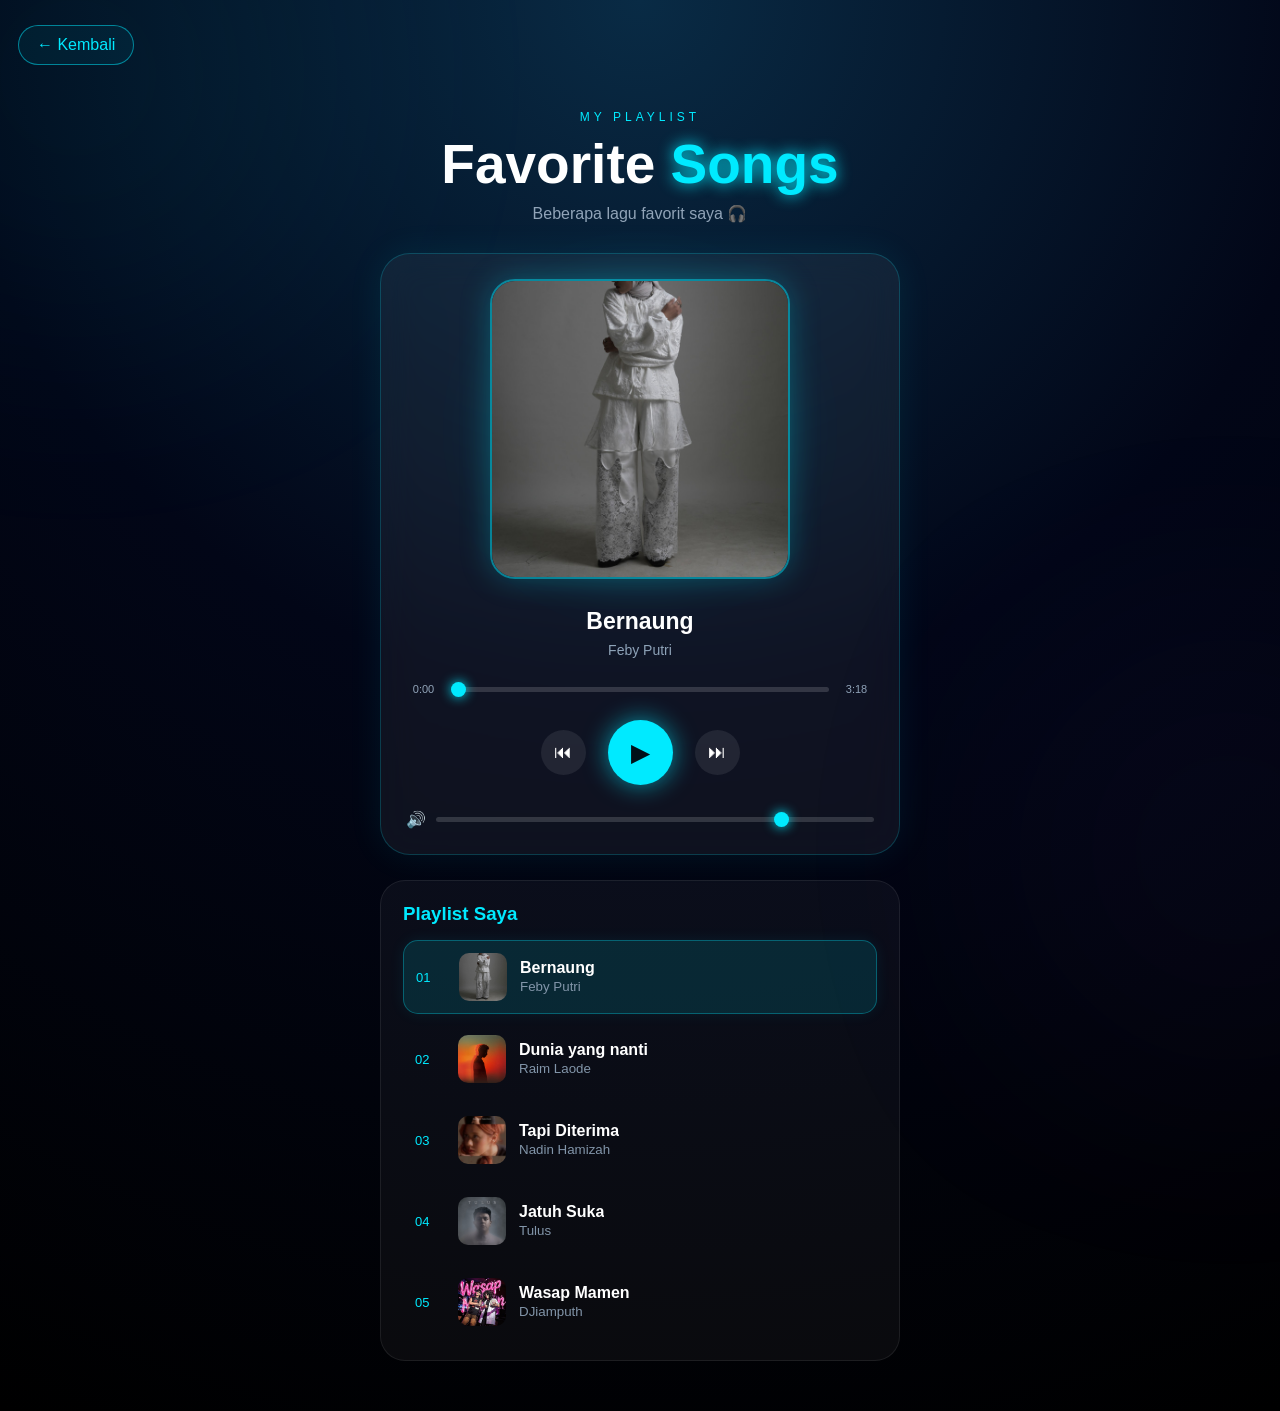
<file: music.html>
<!DOCTYPE html>
<html lang="id">
<head>
    <meta charset="UTF-8">
    <meta name="viewport" content="width=device-width, initial-scale=1.0">

    <title>Favorite Songs</title>

    <link rel="stylesheet" href="music.css">
</head>

<body>

    <div class="music-page">

        <a href="index.html" class="back-btn">
            ← Kembali
        </a>

        <div class="music-container">

            <p class="mini-title">MY PLAYLIST</p>

            <h1>Favorite <span>Songs</span></h1>

            <p class="subtitle">
                Beberapa lagu favorit saya 🎧
            </p>


            <!-- PLAYER -->

            <div class="player">

                <div class="cover-wrapper">

                    <img
                        id="cover"
                        src="images/cover1.jpg"
                        alt="Cover lagu"
                    >

                    <div class="disc-glow"></div>

                </div>


                <div class="song-info">

                    <h2 id="songTitle">
                        Lagu Favorit 1
                    </h2>

                    <p id="artist">
                        Artist 1
                    </p>

                </div>


                <!-- PROGRESS -->

                <div class="progress-area">

                    <span id="currentTime">
                        0:00
                    </span>

                    <input
                        type="range"
                        id="progress"
                        value="0"
                        min="0"
                        max="100"
                    >

                    <span id="duration">
                        0:00
                    </span>

                </div>


                <!-- CONTROLS -->

                <div class="controls">

                    <button id="prevBtn">
                        ⏮
                    </button>

                    <button
                        id="playBtn"
                        class="play-btn"
                    >
                        ▶
                    </button>

                    <button id="nextBtn">
                        ⏭
                    </button>

                </div>


                <!-- VOLUME -->

                <div class="volume">

                    <span>🔊</span>

                    <input
                        type="range"
                        id="volume"
                        min="0"
                        max="1"
                        step="0.01"
                        value="0.8"
                    >

                </div>


                <audio id="audio"></audio>

            </div>


            <!-- PLAYLIST -->

            <div class="playlist">

                <h3>Playlist Saya</h3>


                <div id="playlistItems"></div>

            </div>

        </div>

    </div>


    <script src="music.js"></script>

</body>
</html>
</file>
<file: music.css>
* {
    box-sizing: border-box;
    margin: 0;
    padding: 0;
}

body {
    font-family: Arial, sans-serif;

    min-height: 100vh;

    color: white;

    background:
        radial-gradient(
            circle at top,
            #092b45,
            #020617 45%,
            #000 100%
        );

    overflow-x: hidden;
}


/* BACKGROUND GLOW */

body::before {
    content: "";

    position: fixed;

    width: 350px;
    height: 350px;

    background: #00eaff;

    border-radius: 50%;

    filter: blur(150px);

    opacity: .12;

    top: -100px;
    left: -100px;

    pointer-events: none;
}

body::after {
    content: "";

    position: fixed;

    width: 300px;
    height: 300px;

    background: #8b5cf6;

    border-radius: 50%;

    filter: blur(150px);

    opacity: .12;

    bottom: -100px;
    right: -100px;

    pointer-events: none;
}


/* PAGE */

.music-page {
    min-height: 100vh;

    padding:
        25px 18px 50px;
}


/* BACK */

.back-btn {
    display: inline-block;

    padding:
        10px 18px;

    border:
        1px solid rgba(0,234,255,.5);

    border-radius: 25px;

    color: #00eaff;

    text-decoration: none;

    background:
        rgba(0,234,255,.05);

    transition: .3s;
}

.back-btn:hover {
    background: #00eaff;

    color: #001018;

    box-shadow:
        0 0 25px
        rgba(0,234,255,.6);
}


/* CONTAINER */

.music-container {
    width: 100%;

    max-width: 520px;

    margin:
        45px auto 0;

    text-align: center;
}


.mini-title {
    color: #00eaff;

    letter-spacing: 4px;

    font-size: 12px;

    margin-bottom: 8px;
}


h1 {
    font-size:
        clamp(35px, 10vw, 55px);

    margin-bottom: 8px;
}

h1 span {
    color: #00eaff;

    text-shadow:
        0 0 15px #00eaff;
}


.subtitle {
    color: #91a4b8;

    margin-bottom: 30px;
}


/* PLAYER */

.player {
    position: relative;

    padding: 25px;

    border:
        1px solid
        rgba(0,234,255,.2);

    border-radius: 30px;

    background:
        rgba(255,255,255,.055);

    backdrop-filter:
        blur(18px);

    box-shadow:
        0 0 35px
        rgba(0,234,255,.08);
}


/* COVER */

.cover-wrapper {
    position: relative;

    width: min(75vw, 300px);

    aspect-ratio: 1 / 1;

    margin:
        0 auto 25px;
}


.cover-wrapper img {
    position: relative;

    width: 100%;
    height: 100%;

    object-fit: cover;

    border-radius: 25px;

    border:
        2px solid
        rgba(0,234,255,.5);

    box-shadow:
        0 0 30px
        rgba(0,234,255,.25);

    z-index: 2;
}


.disc-glow {
    position: absolute;

    inset: 15px;

    border-radius: 50%;

    background: #00eaff;

    filter: blur(35px);

    opacity: .18;

    animation:
        glow 3s infinite alternate;
}


@keyframes glow {

    from {
        transform: scale(.9);
    }

    to {
        transform: scale(1.08);
    }

}


/* SONG INFO */

.song-info h2 {
    font-size: 23px;

    margin-bottom: 7px;
}

.song-info p {
    color: #8ea3b8;

    font-size: 14px;
}


/* PROGRESS */

.progress-area {
    display: flex;

    align-items: center;

    gap: 10px;

    margin-top: 25px;
}

.progress-area span {
    min-width: 35px;

    font-size: 11px;

    color: #91a4b8;
}


input[type="range"] {
    appearance: none;

    width: 100%;

    height: 5px;

    border-radius: 10px;

    background:
        rgba(255,255,255,.15);

    cursor: pointer;
}


input[type="range"]::-webkit-slider-thumb {
    appearance: none;

    width: 15px;
    height: 15px;

    border-radius: 50%;

    background: #00eaff;

    box-shadow:
        0 0 12px #00eaff;
}


/* CONTROLS */

.controls {
    display: flex;

    justify-content: center;

    align-items: center;

    gap: 22px;

    margin-top: 25px;
}


.controls button {
    width: 45px;
    height: 45px;

    border: none;

    border-radius: 50%;

    color: white;

    background:
        rgba(255,255,255,.08);

    cursor: pointer;

    font-size: 18px;

    transition: .2s;
}


.controls button:hover {
    color: #00eaff;

    box-shadow:
        0 0 15px
        rgba(0,234,255,.3);
}


.controls button:active {
    transform: scale(.85);
}


.controls .play-btn {
    width: 65px;
    height: 65px;

    color: #001018;

    background: #00eaff;

    font-size: 25px;

    box-shadow:
        0 0 25px
        rgba(0,234,255,.6);
}


/* VOLUME */

.volume {
    display: flex;

    align-items: center;

    gap: 10px;

    margin-top: 25px;
}

.volume input {
    flex: 1;
}


/* PLAYLIST */

.playlist {
    margin-top: 25px;

    padding: 22px;

    border-radius: 25px;

    background:
        rgba(255,255,255,.04);

    border:
        1px solid
        rgba(255,255,255,.08);
}


.playlist h3 {
    text-align: left;

    margin-bottom: 15px;

    color: #00eaff;
}


/* SONG ITEM */

.song-item {
    display: flex;

    align-items: center;

    gap: 13px;

    padding: 12px;

    margin-top: 9px;

    border-radius: 15px;

    cursor: pointer;

    text-align: left;

    transition: .25s;
}


.song-item:hover {
    background:
        rgba(0,234,255,.08);
}


.song-item.active {
    background:
        rgba(0,234,255,.12);

    border:
        1px solid
        rgba(0,234,255,.3);

    box-shadow:
        0 0 15px
        rgba(0,234,255,.08);
}


.song-number {
    width: 30px;

    color: #00eaff;

    font-size: 13px;
}


.song-item img {
    width: 48px;
    height: 48px;

    object-fit: cover;

    border-radius: 10px;
}


.song-text {
    overflow: hidden;
}

.song-text strong {
    display: block;

    white-space: nowrap;

    overflow: hidden;

    text-overflow: ellipsis;
}

.song-text small {
    color: #8295a9;
}


/* MOBILE */

@media (max-width: 500px) {

    .player {
        padding: 18px;
    }

    .cover-wrapper {
        width: 70vw;
    }

    .controls {
        gap: 15px;
    }

}
</file>
